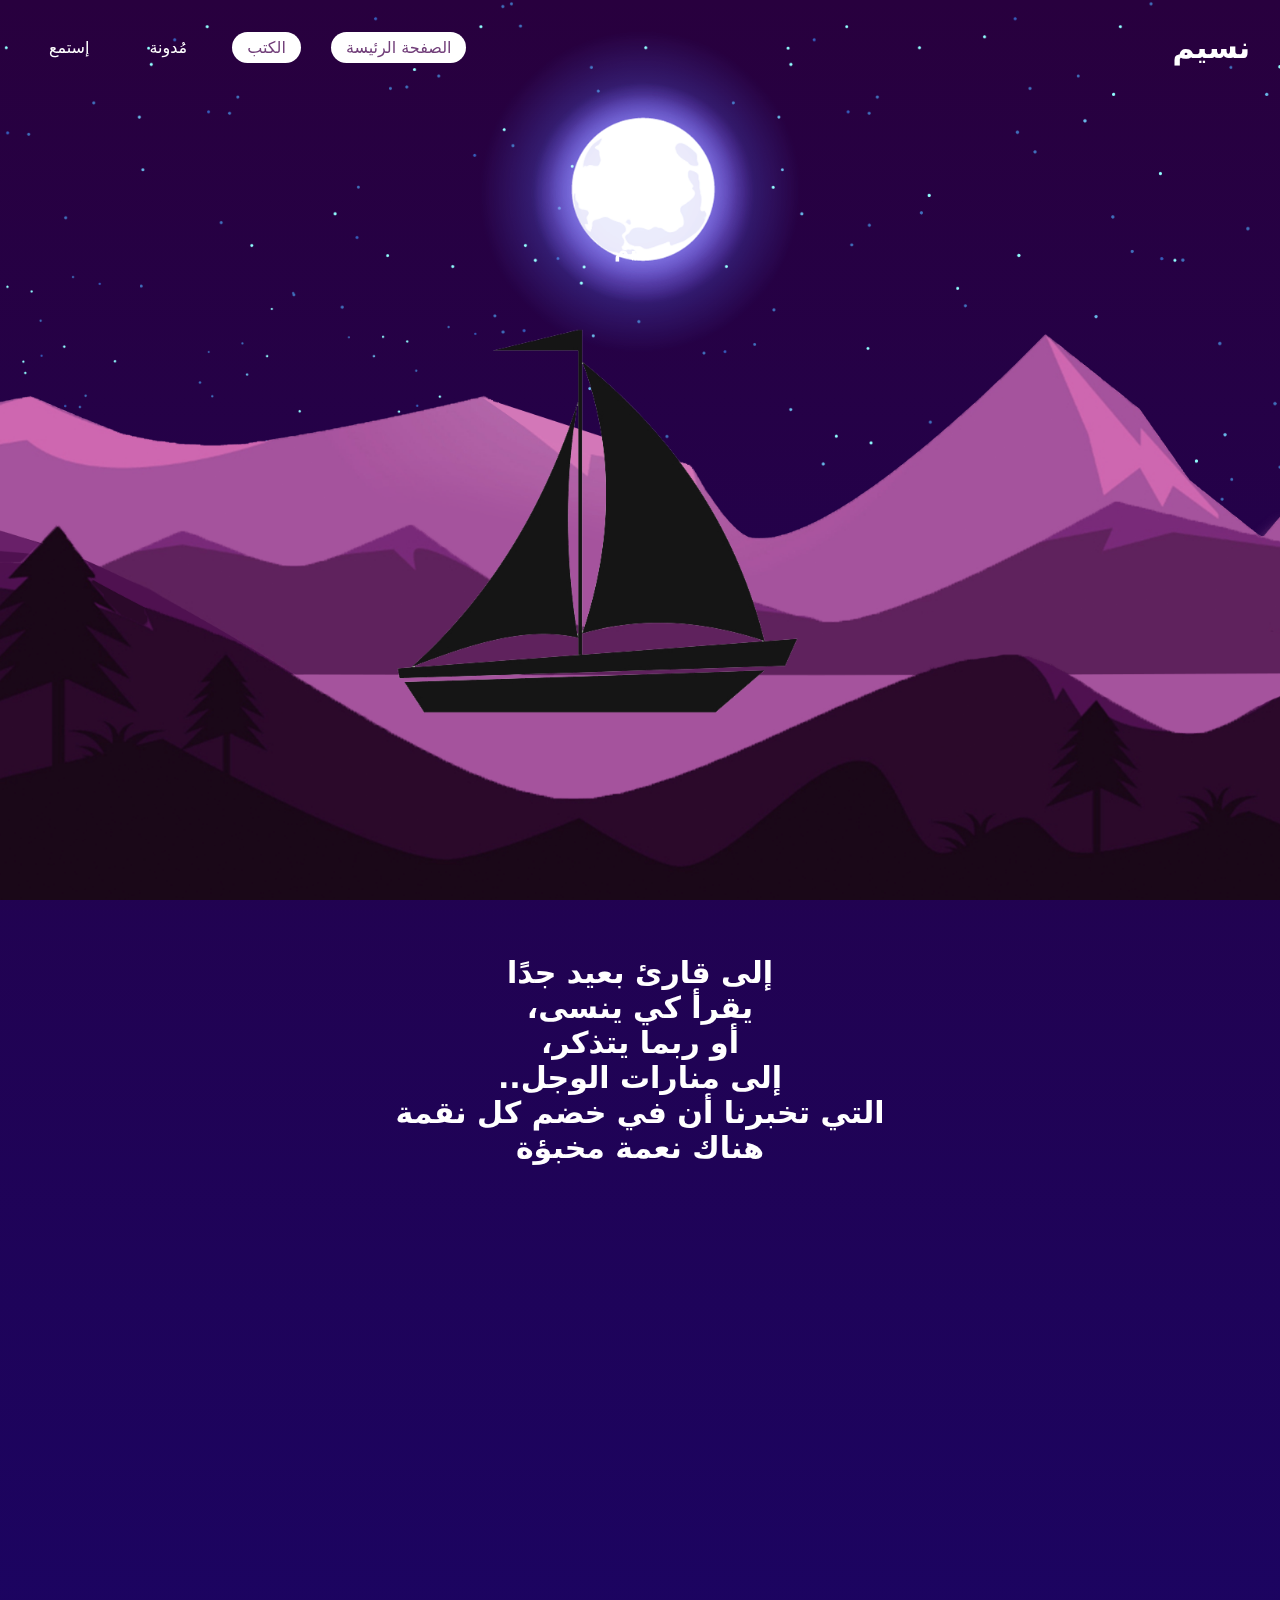
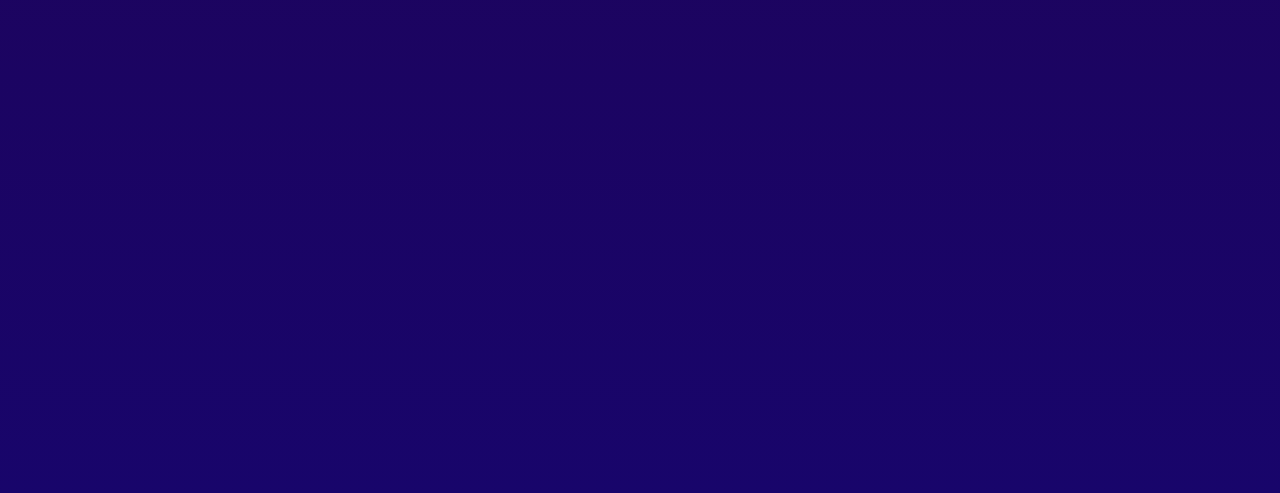
<file: index.html>
<!DOCTYPE html>
<html lang="en" dir="rtl"></html>
<head>

    <meta charset="UTF-8"> 
    <link rel="stylesheet" href="Untitled-1.css">
   <meta name="viewport" content="width=device-width, initial-scale=1.0">

</head>

 <body>
    <header>
        <h2><a href="#" class="logo">نسيم</a></h2>
        <ul class="ul1">
            <li> <a href="index.html" class="active">الصفحة الرئيسة</a></li>
            <li> <a href="page3.html"  class="active">الكتب</a></li>
            <li> <a href="nor.html">مُدونة</a></li>
            <li> <a href="pag4.html">إستمع</a></li>
        </ul>
    </header>
    
    <section class="mine">

        <img src="stars.png" id="stars" >
         <h2 class="Fedaa"> نسيم</h2>
        <img src="moon.png" id="moon" >
        <img src="mountains3.png" id="mountains3" >
        <img src="mountains4.png" id="mountains4" >
        <img src="river5.png" id="river" >
        <img src="boat6.png" id="boat" >
        <img src="mountains7.png" id="mountains7" >

    </section>
    <section class="p3">
        <br> إلى قارئ بعيد جدًا <br>
  يقرأ كي ينسى، <br>
  أو ربما يتذكر، <br>
  إلى منارات الوجل.. <br>
  التي تخبرنا أن في خضم كل نقمة <br>
  هناك نعمة مخبؤة

    </section>
<div class="content">
</div>
    <script src="Untitled-2.js"></script>
 </body>
</file>
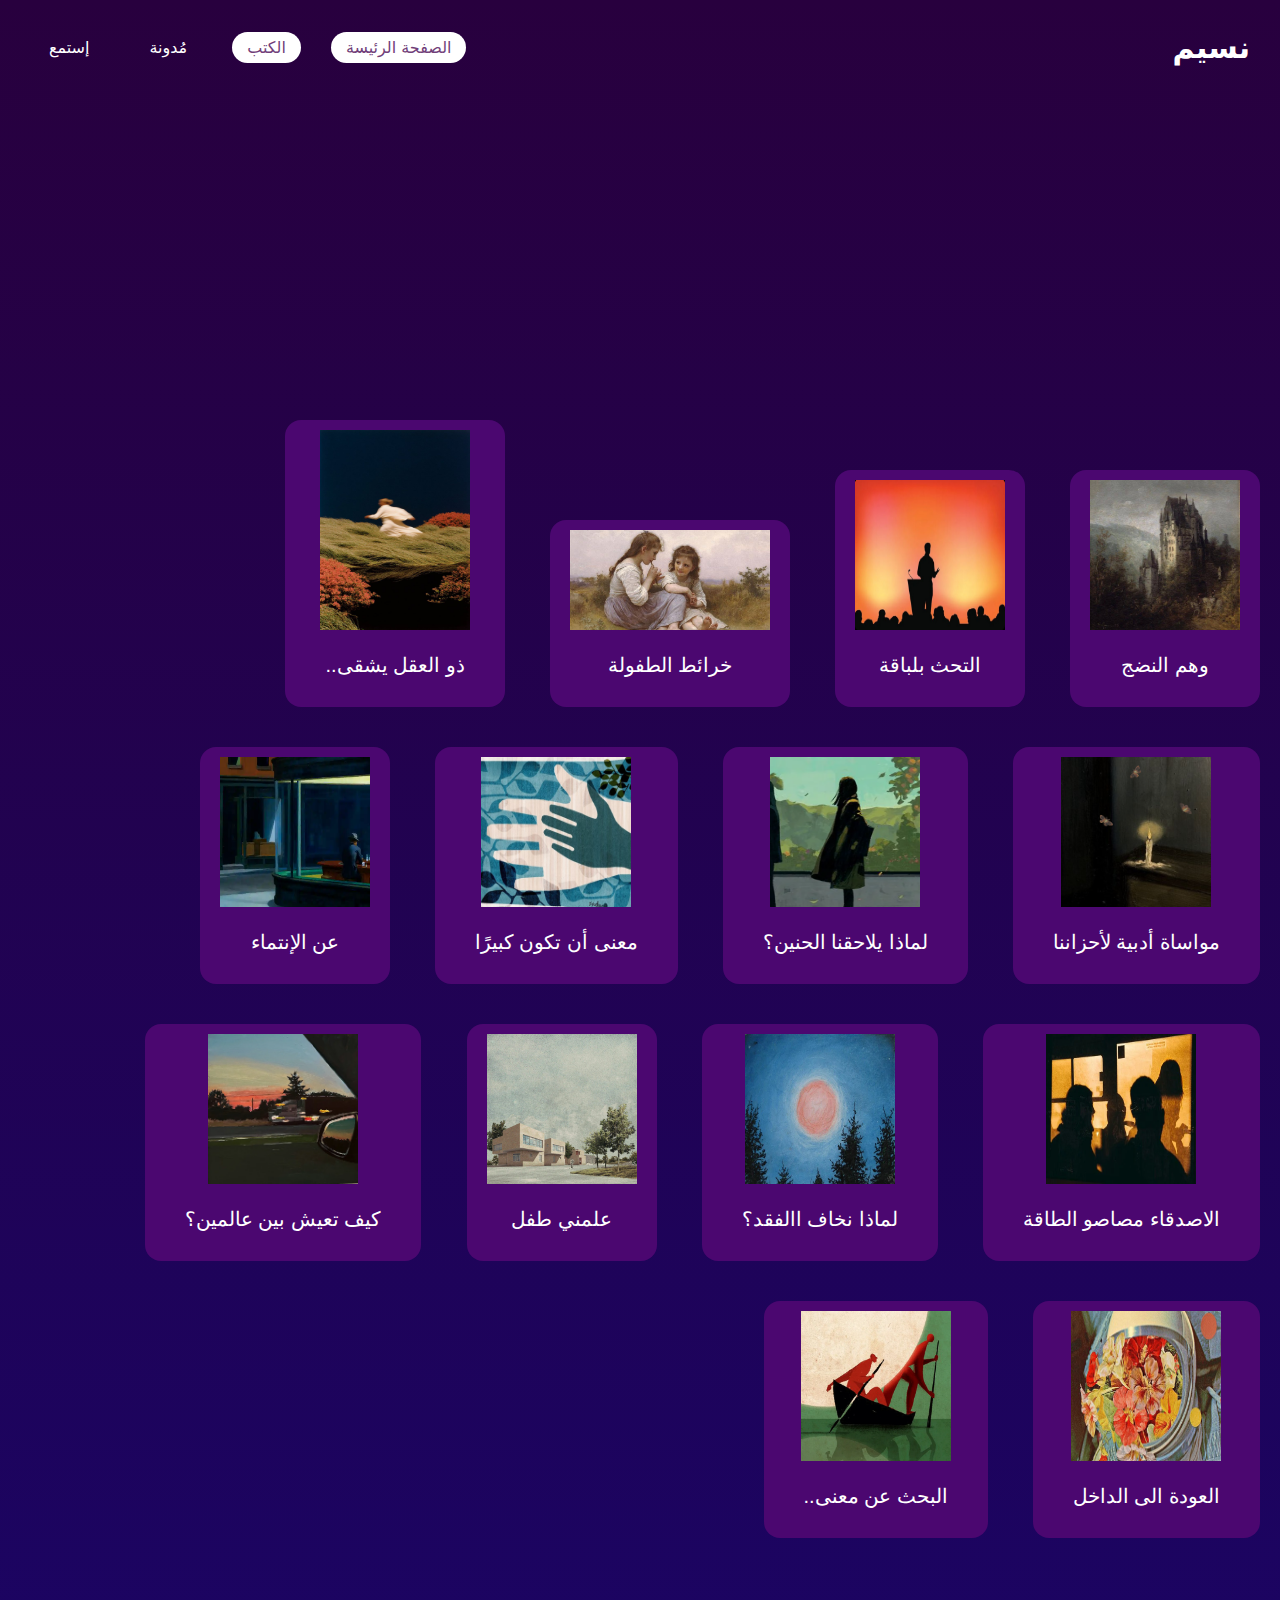
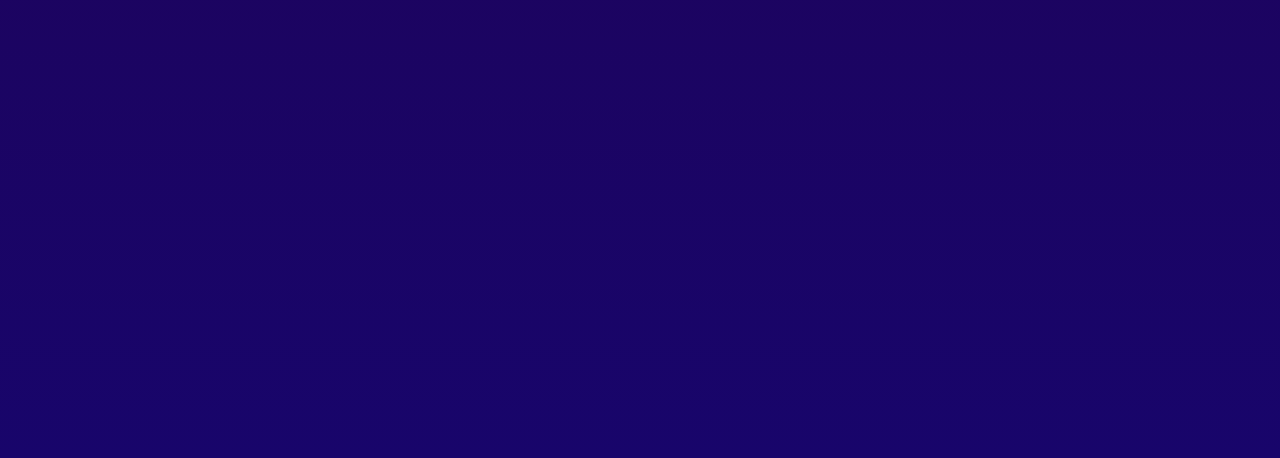
<file: nor.html>
<!DOCTYPE html>
<html lang="en" dir="rtl"></html>
<head>

    <meta charset="UTF-8"> 
    <link rel="stylesheet" href="Untitled-1.css">
   <meta name="viewport" content="width=device-width, initial-scale=1.0">
   
</head>
   
 <body>
    <header>
        <h2><a href="#" class="logo">نسيم</a></h2>
        <ul class="ul1">
            <li> <a href="index.html" class="active">الصفحة الرئيسة</a></li>
            <li> <a href="page3.html"  class="active">الكتب</a></li>
            <li> <a href="nor.html">مُدونة</a></li>
            <li> <a href="pag4.html">إستمع</a></li>
        </ul>
    </header>
   <section class="mine"></section> 
    <button class="sar"><img src="waham.jpg"height="150" width="150"><a onclick href="https://bkhalifa948.substack.com/p/e86" target="_blank "><p> وهم النضج</p></a></button>
    <button class="sar"><img src="spek.jpg"height="150" width="150"><a onclick href="https://substack.com/home/post/p-171101351?source=queue" target="_blank "><p> التحث بلباقة</p></a></button>
    <button class="sar"><img src="baby.jpg"height="100" width="200"><a onclick href="https://mana.net/maps-of-return-to-childhood/" target="_blank "><p> خرائط الطفولة</p></a></button>
    <button class="sar"><img src="brain.jpeg"height="200" width="150"><a onclick href="https://onlyme44.substack.com/p/765" target="_blank "><p> ذو العقل يشقى..</p></a></button>
    <button class="sar"><img src="moash.png" height="150" width="150"><a onclick href="https://guthama.com/literary-consulation-for-our-surrows/" target="_blank "><p> مواساة أدبية لأحزاننا</p></a></button>
    <button class="sar"on><img src="harte.png" height="150" width="150"><a onclick href="https://guthama.com/why-does-nostalgia-haunt-us/" target="_blank "><p>لماذا يلاحقنا الحنين؟</p></a></button>
    <button class="sar"><img src="mana.png" height="150" width="150"><a onclick href="https://guthama.com/why-does-nostalgia-haunt-us/" target="_blank "><p>معنى أن تكون كبيرًا  </p></a></button>
    <button class="sar"><img src="انتماء.png" height="150" width="150"><a onclick href="https://guthama.com/loneliness-and-belonging/" target="_blank "><p> عن الإنتماء</p></a></button>
    <button class="sar"><img src="frinds.png" height="150" width="150"><a onclick href="https://guthama.com/energy-suckers/" target="_blank "><p> الاصدقاء مصاصو الطاقة</p></a></button>
    <button class="sar"><img src="فقدد.png" height="150" width="150"><a onclick href="https://guthama.com/why-do-we-fear-loss/" target="_blank "><p> لماذا نخاف االفقد؟</p></a></button>
    <button class="sar"><img src="طفل.jpg" height="150" width="150"><a onclick href="https://guthama.com/the-child-who-made-me-learn/" target="_blank "><p>علمني طفل </p></a></button>
    <button class="sar"><img src="almin.png" height="150" width="150"><a onclick href="https://guthama.com/between-two-worlds/" target="_blank "><p>كيف تعيش بين عالمين؟</p></a></button>
    <button class="sar"><img src="عودة.png" height="150" width="150"><a onclick href="https://guthama.com/return-to-self/" target="_blank "><p> العودة الى الداخل</p></a></button>
    <button class="sar"><img src="baht.png" height="150" width="150"><a onclick href="https://guthama.com/search-for-meaning/" target="_blank "><p>البحث عن معنى.. </p></a></button>
    </body>
</file>
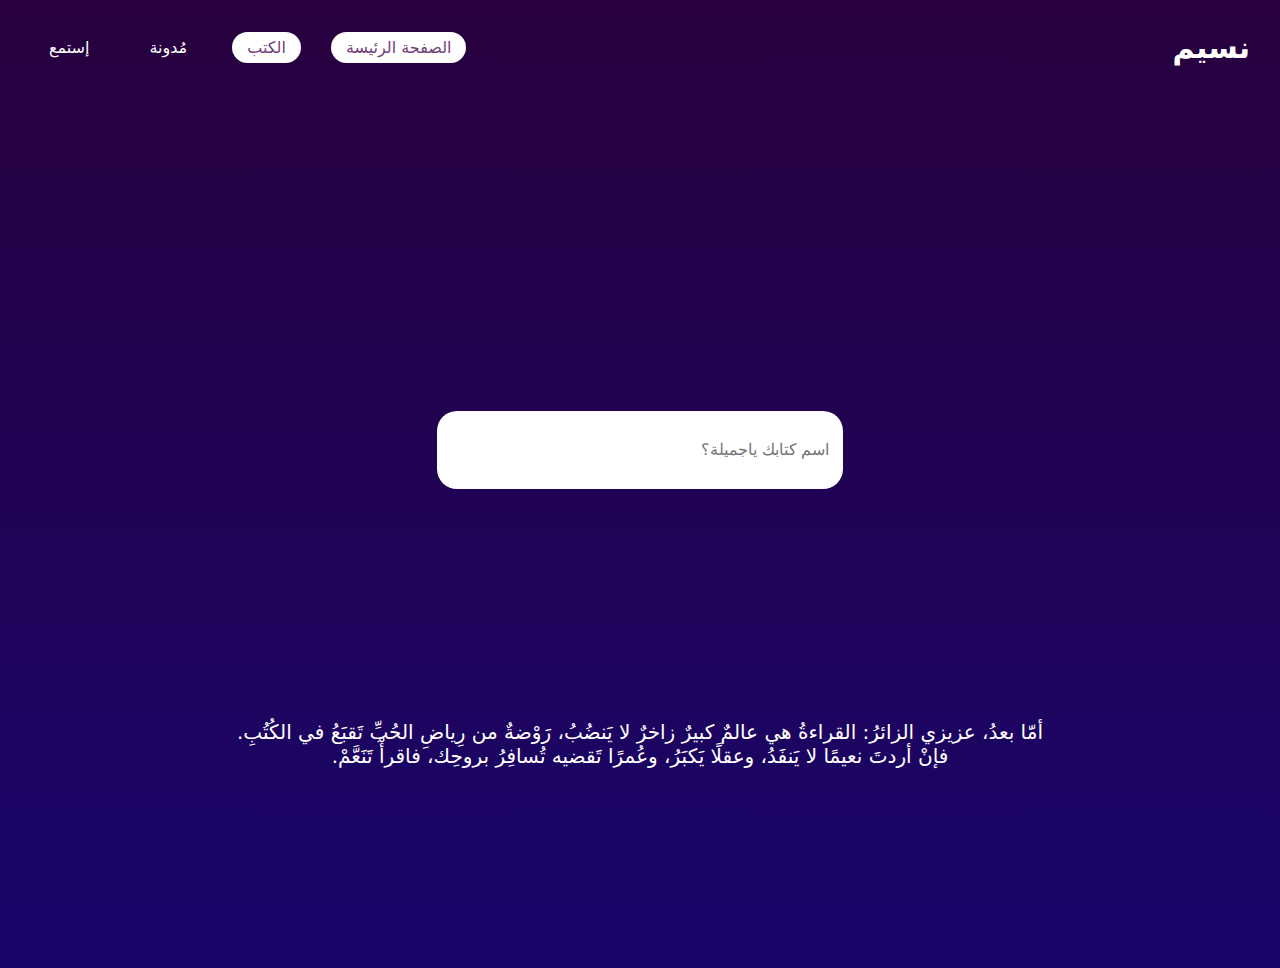
<file: page3.html>
<!DOCTYPE html>
<html lang="en" dir="rtl"></html>
<head>
    <meta charset="UTF-8"> 
    <link rel="stylesheet" href="Untitled-1.css">   
<link rel="stylesheet" href="https://fonts.googleapis.com/css2?family=Material+Symbols+Outlined:opsz,wght,FILL,GRAD@20..48,100..700,0..1,-50..200&icon_names=search" /></head> 
<meta name="viewport" content="width=device-width, initial-scale=1.0">
</head>

 <body>
    <header>  
        <h2><a href="#" class="logo">نسيم</a></h2>
        <ul class="ul1">
            <li> <a href="index.html" class="active">الصفحة الرئيسة</a></li>
            <li> <a href="page3.html"  class="active">الكتب</a></li>
            <li> <a href="nor.html">مُدونة</a></li>
            <li> <a href="pag4.html">إستمع</a></li>
        </ul>
    </header>
            
   <section class="mine">
<form action="https://www.goodreads.com/search" target="_blank">
    <div class="search">
        <span class="material-symbols-outlined"></span>
        <input class="search-input" type="search" name="q" id="" placeholder="اسم كتابك ياجميلة؟">
        <button type="submit" style="display: none;">بحث</button>
    </div>
</form>
</section>
  

            <section class="p9">
أمّا بعدُ، عزيزي الزائرُ:
القراءةُ هي عالمٌ كبيرٌ زاخرٌ لا يَنضُبُ،
رَوْضةٌ من رِياضِ الحُبِّ تَقبَعُ في الكُتُبِ. <br>
فإنْ أردتَ نعيمًا لا يَنفَدُ، وعقلًا يَكبَرُ، وعُمرًا تَقضيه تُسافِرُ بروحِك،
فاقرأْ تَنَعَّمْ.
    </section>
        </body>
         </html>
</file>
<file: Untitled-1.css>
*{
    margin: 0%;
    padding: 0%;
}
@media (max-width: 768px) {
    body {
        font-size: 14px;
    }
    .column {
        width: 100%;
        float: none;
    }
}
@media (max-width: 480px) {
    .header {
        display: none; 
    }
}
body {
   height: 100%;
  margin: 0;
  padding: 0;
  background: linear-gradient(#28003e, #18056b);
    height:auto;
    font-family: system-ui, -apple-system, BlinkMacSystemFont, 'Segoe UI', Roboto, Oxygen, Ubuntu, Cantarell, 'Open Sans', 'Helvetica Neue', sans-serif
}

a{
    text-decoration: none;
    color: #fff;
}

header{
    position: absolute;
    width: 95%;
    z-index: 100;
    display: flex;
    justify-content: space-between;
    align-items: center;
    margin: 30px;
}
header .logo {
    font-size: 30px;
    text-transform: uppercase;
}
header ul
{
display: flex;
justify-content: center;
align-items: center;
list-style: none;
}
header ul li{
    margin-right: 30px;
}
header ul li a {
    padding: 6px 15px;
    border-radius :20px
}
header ul li a:hover, .active {
    background: #fff;
    color:#713e79;
}
.mine{
    position: relative;
    height: 100vh;
    width: 100%;
    display: flex;
    justify-content: center;
    align-items: center;
    overflow: hidden;

}

.mine::after{
 bottom: 0;
height: 100vh;
width: 100px;
background: linear-gradient(to top, #1a0554,transparent);
}

.mine img {
    position: absolute;
    width: 100%;
    height: 100vh;
    object-fit: cover;

}
#moon{
    mix-blend-mode: screen;
}
.Fedaa{
    color: #ffffff;
    font-size: 20px;
    transform: translateY(-200px);
}

.content{
    color: #ffffff;

}
body div {
    height: 100vh;
    width: 100vh;
    display: flex;
    align-items: center;
    justify-content: center;
    color: #000000;
    padding: 14px 40px ;  
    justify-content: space-between;
 }    
.p3{
    font-size: 30px;
    text-align: center;
    margin-top: 20px;
    color: #ffffff;
    font-family: system-ui, -apple-system, BlinkMacSystemFont, 'Segoe UI', Roboto, Oxygen, Ubuntu, Cantarell, 'Open Sans', 'Helvetica Neue', sans-serif; 
font-weight: 900;
}

h3{
    font-size: 25px;
    text-align: center;
    margin-top: 20px;
    color: #ffffff;
    font-family: system-ui, -apple-system, BlinkMacSystemFont, 'Segoe UI', Roboto, Oxygen, Ubuntu, Cantarell, 'Open Sans', 'Helvetica Neue', sans-serif; 
font-weight: 900;
transform: translate(-50%, -50%);
}
button.sar{
    transform: translate(0px, -500px);
    transition: transform 0.3s ease-out, box-shadow 0.3s ease-out;
    text-align: center;
    background-color: #4b0770;
    color: white;
    margin: 20px;
    display: flex;
    justify-content: center;
    align-items: center;
    border: 90px;
   font-weight: 500;
   padding: 10px 20px;
   border-radius: 16px;
   display: inline-block;
   font-family: 'Gill Sans', 'Gill Sans MT', 'Calibri', 'Trebuchet MS', sans-serif;
}
.sar{
    display: flex;
    flex-direction: column; 
    transition: transform 0.3s ease-out, box-shadow 0.3s ease-out;
}
.sar:hover {
    box-shadow: 5px 0px 30px rgb(0, 0, 0); 
}
p{
    font-size: 20px;
    font-weight: 500%;
    margin: 20px;
   font-family: 'Gill Sans', 'Gill Sans MT', 'Calibri', 'Trebuchet MS', sans-serif;
}
button.nar{
    transform: translate(-80px, -500px);
    text-align: center;
    background-color: #4b0770;
    color: white;
    margin: 30px;
    display: flex;
    justify-content: center;
    align-items: center;
    border: 80px;
   font-weight: 500;
   padding: 10px 30px;
   border-radius: 16px;
   display: inline-block;
   font-family: 'Gill Sans', 'Gill Sans MT', 'Calibri', 'Trebuchet MS', sans-serif;
}
.nar .audio-control {
    opacity: 0;
    height: auto; 
    width: fit-content; 
    min-width: 250px; 
    border-radius: 10px;
}
.nar:hover .audio-control{
    visibility: visible;
    opacity: 1;
    height: 30px;
    width: 50px;
    transition: opacity 0.8s ease, height 0.6s 2s;
}
.nar:hover{
        box-shadow: 5px 0px 30px rgba(163, 29, 29, 0.541);
        transition: opacity 0.8s ease, height 0.7s 2s;

}
.search{
     width: max-content;
    padding: 14px;
    border-radius: 20px;
    background: hsl(0, 0%, 100%);
    height: 50px;
    justify-content: center;
}
.search-input{
    align-items: center;
    justify-content: center;
    font-size: 16px;
   font-family: 'Gill Sans', 'Gill Sans MT', 'Calibri', 'Trebuchet MS', sans-serif;
    color: #000000;
    margin-left: 200px;
    outline: none;
    border: none;
    background:transparent;
    flex: 1;
}
.p9{
    transform: translate(0px, -200px);
    font-size: 20px;
    text-align: center;
    margin-top: 20px;
    color: #ffffff;
    font-family: system-ui, -apple-system, BlinkMacSystemFont, 'Segoe UI', Roboto, Oxygen, Ubuntu, Cantarell, 'Open Sans', 'Helvetica Neue', sans-serif;
}
</file>
